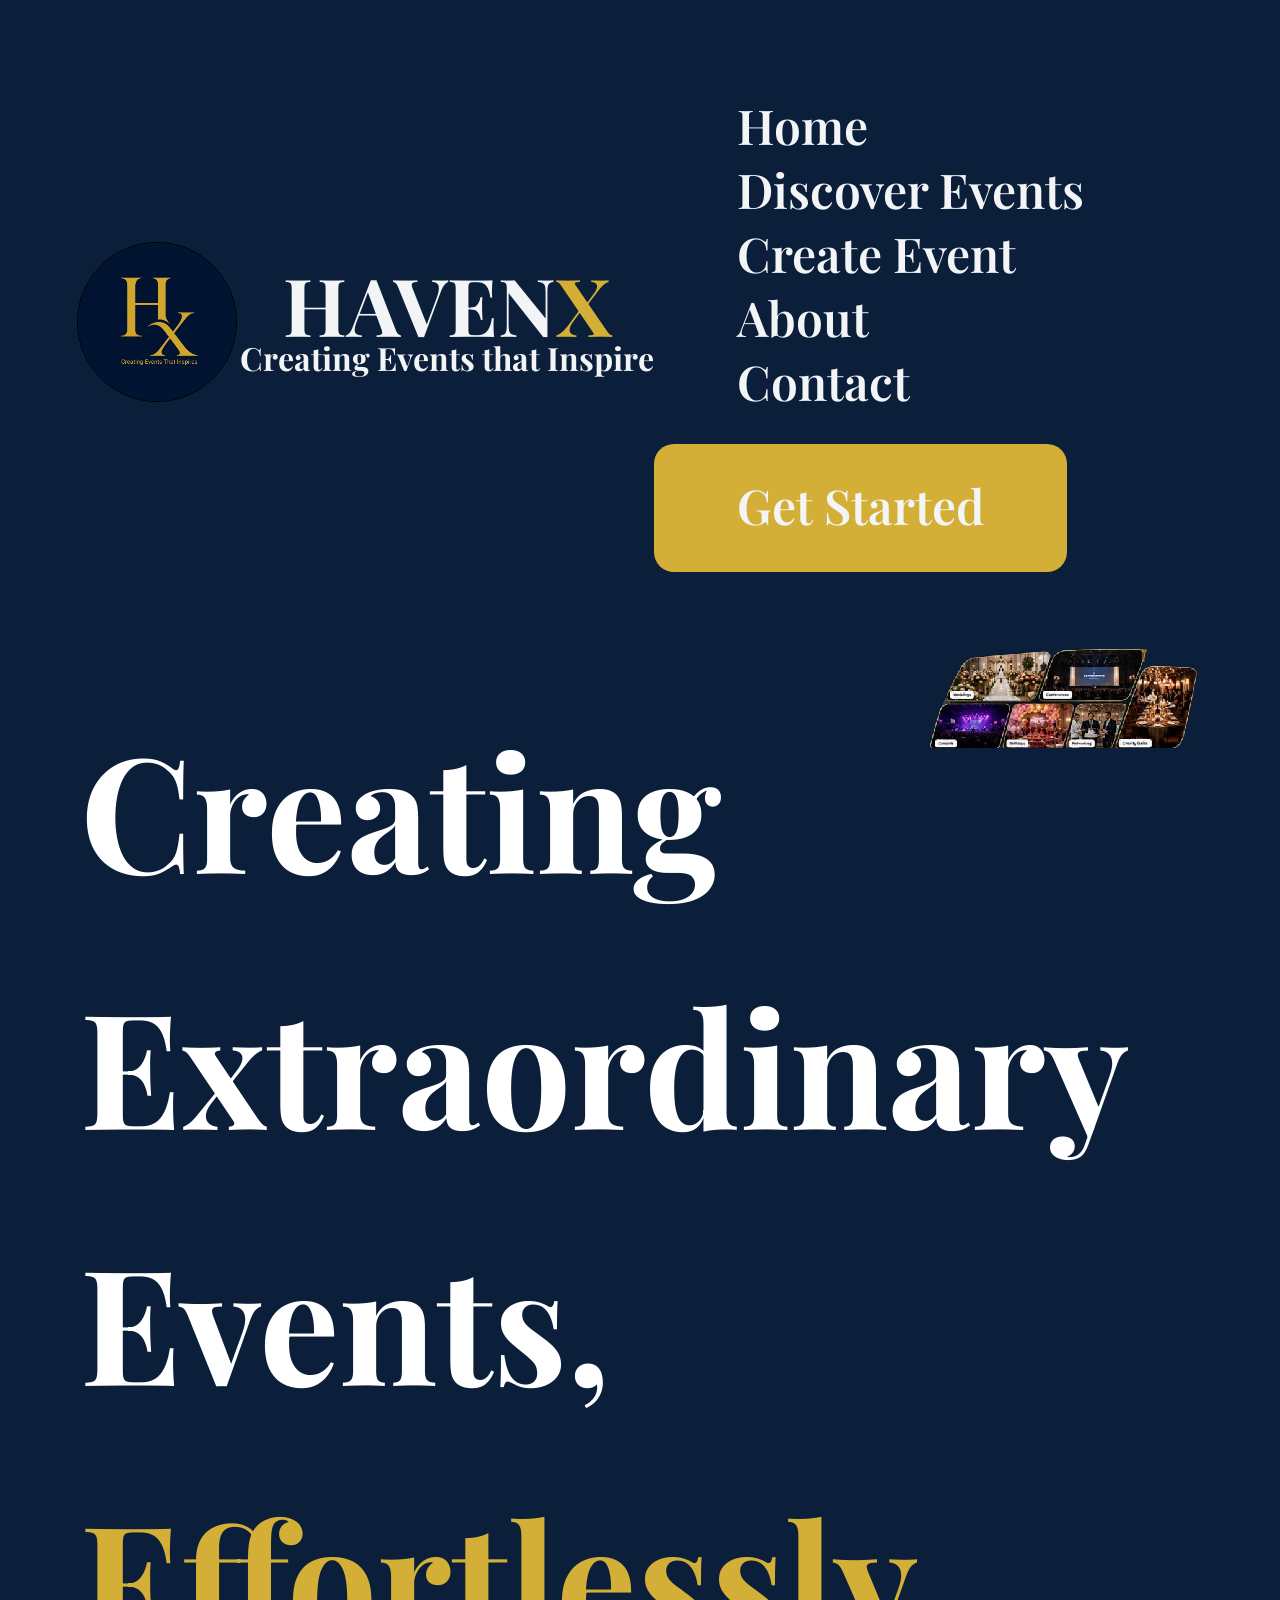
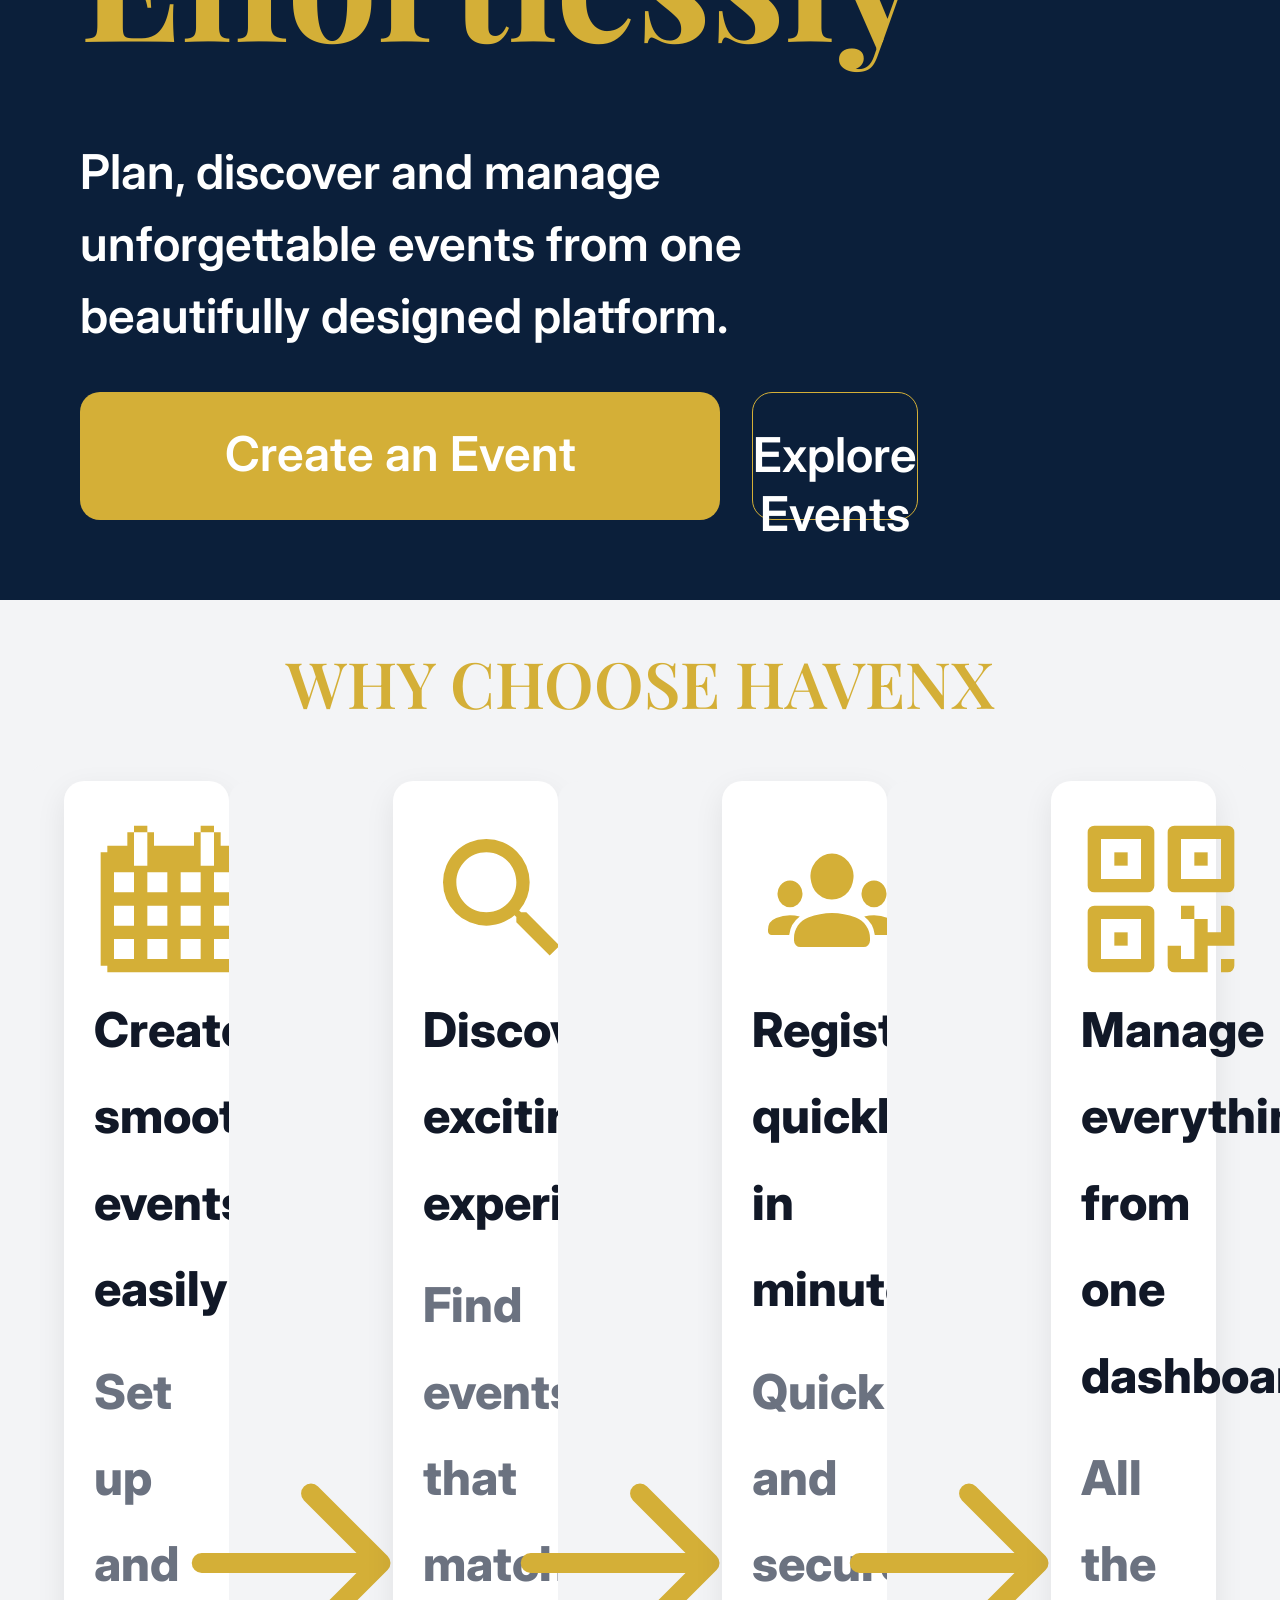
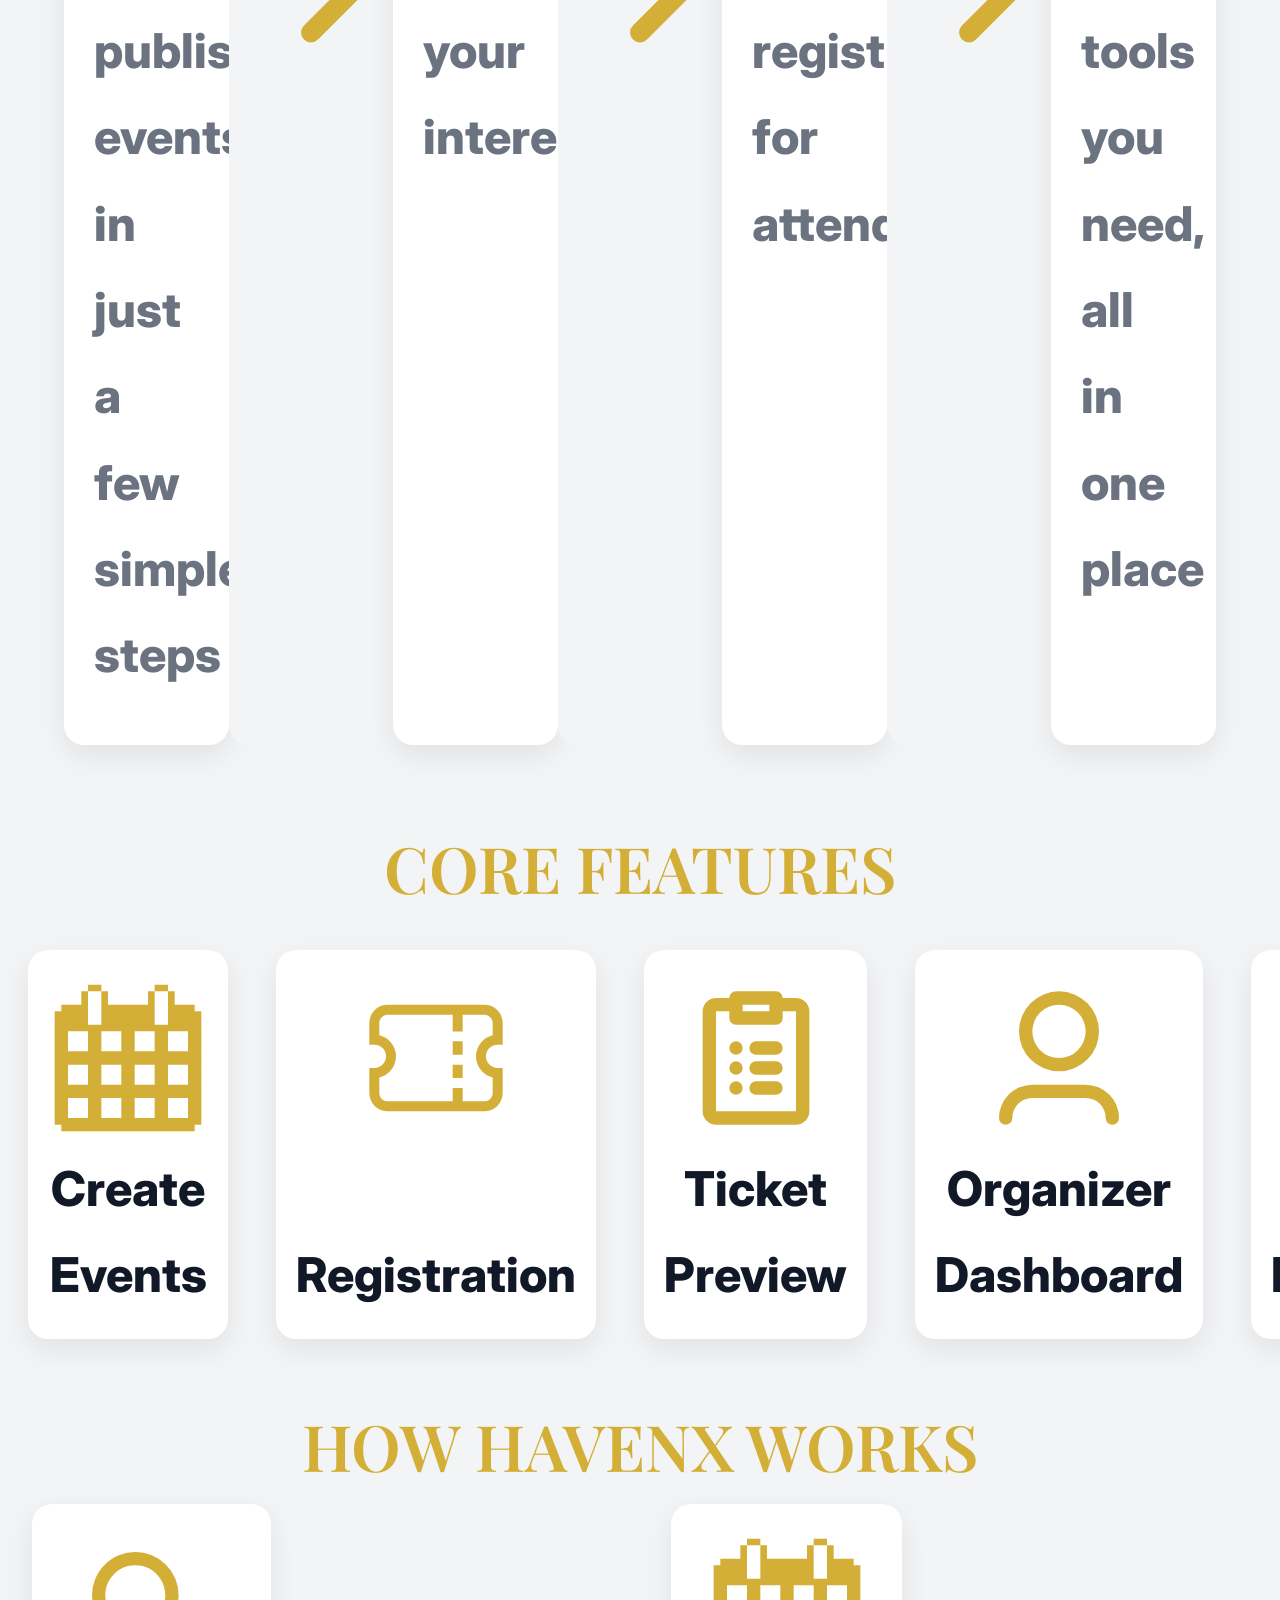
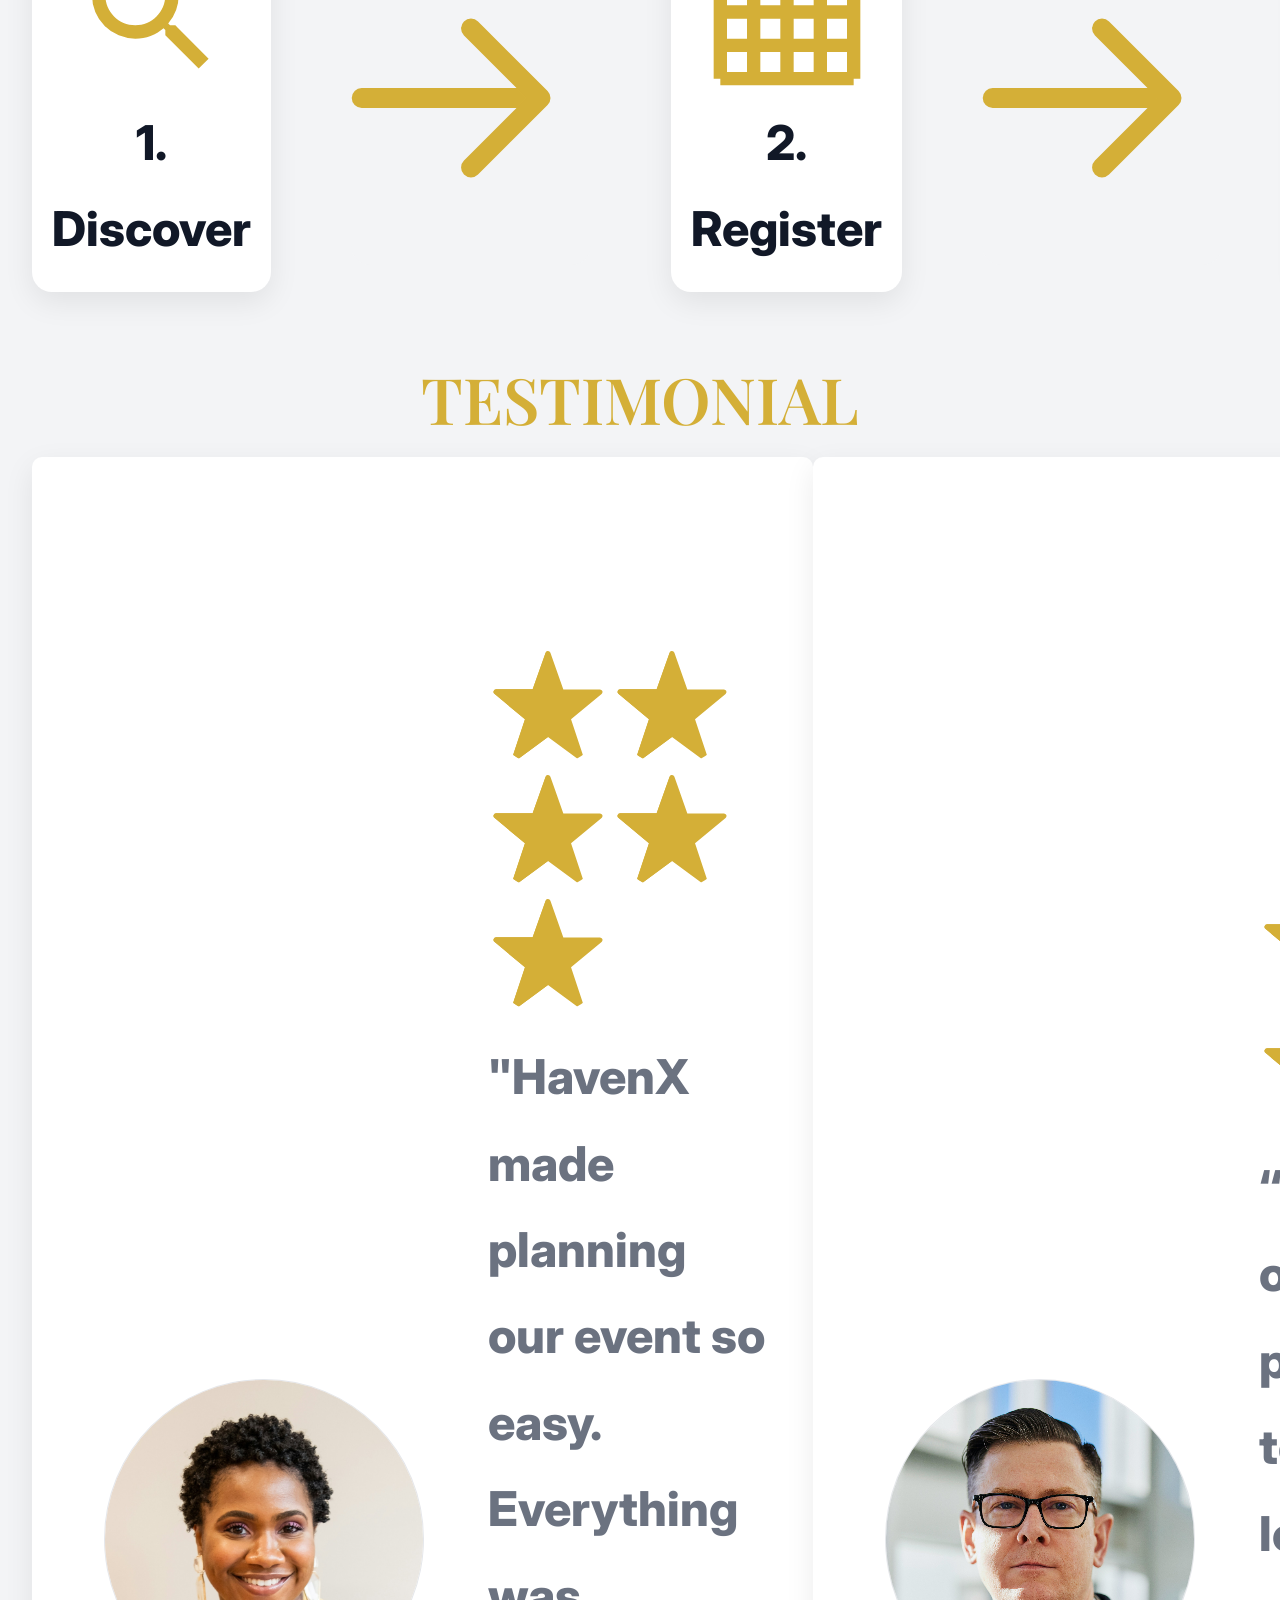
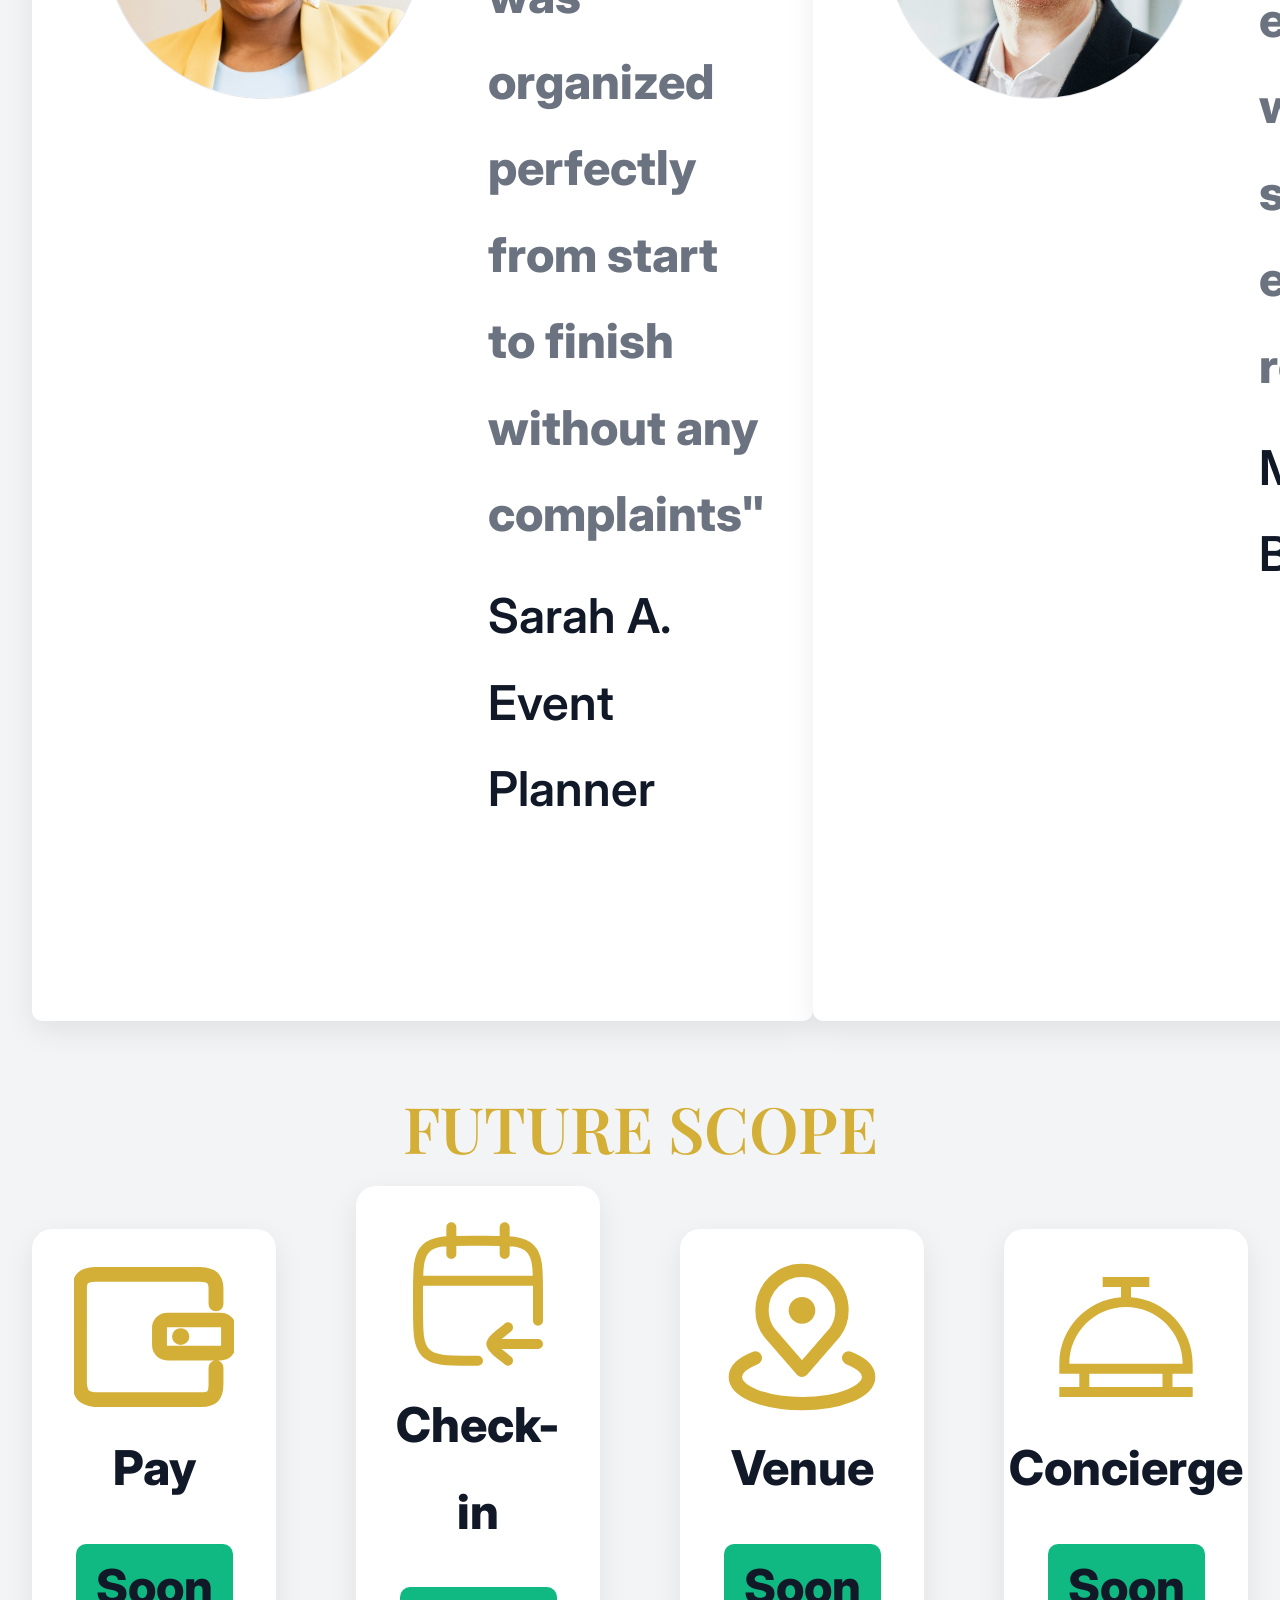
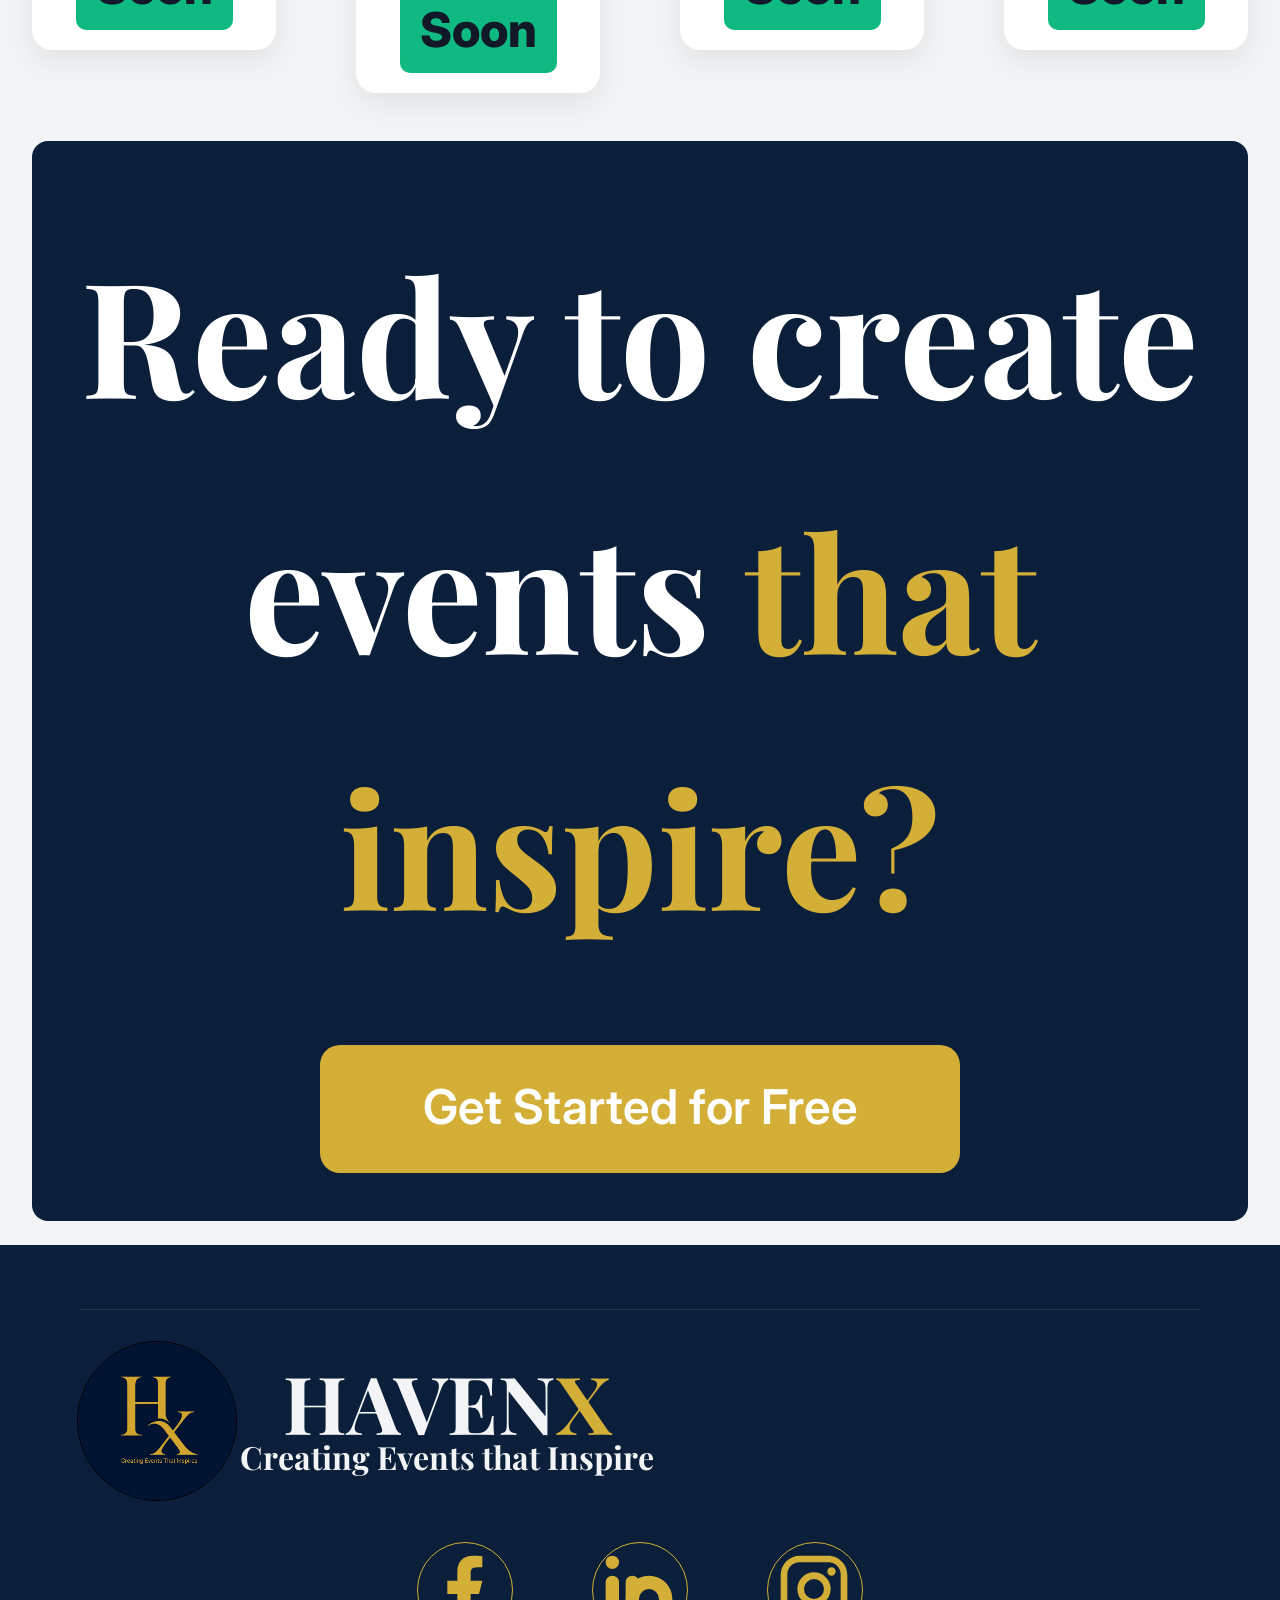
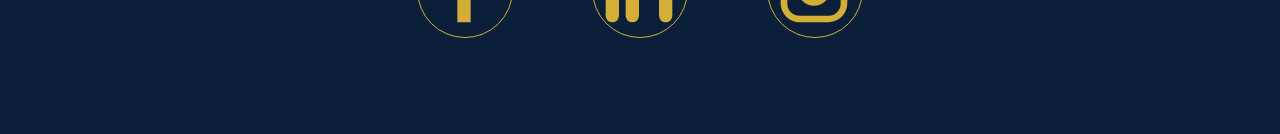
<file: index.html>
<!DOCTYPE html>
<html>

<head>
  <meta charset="UTF-8">
  <meta name="viewport" content="width=device-width, initial-scale=1">
  <title> HavenX homepage</title>
  <link rel="stylesheet" href="./styles.css" type="text/css" />
</head>

<body>
  <div class="hero">
    <nav>
      <div class="head">
        <img src="./assets/logo.png" alt="Logo design" />
        <div class="name">
          <h2>HAVEN<span>X</span></h2>
          <h5>Creating Events that Inspire</h5>
        </div>
      </div>
      
      <div class="nav-links hide4" id="navLinks">
        <h3><a href="index.html" class="create">Home</a></h3>
        <h3><a href="#" class="create">Discover Events</a></h3>
        <h3><a href="event-details.html" class="create">Create Event</a></h3>
        <h3><a href="#" class="create">About</a></h3>
        <h3><a href="#" class="create">Contact</a></h3>
        
        <div class="container1 hide4">
          <h3 class="create">
            <a href="event-details.html" class="container1-link">
              Get Started
            </a>
          </h3>
        </div>
      </div>
      
      <div class="bar" id="menu">
        <img src="./assets/fluent--navigation-24-filled_gold.svg" alt="Nav. bar" width="30px" />
      </div>
    </nav>
    
    <div class="hero-content">
      <div class="hero-text">
        <h1 class="header">Creating Extraordinary Events, <span> Effortlessly</span></h1>
        <h3>Plan, discover and manage unforgettable events from one beautifully designed platform.</h3>
        <div class="create-explore">
          <a href="event-details.html" class="container1-link">
            <div class="container1">
              <h3 class="create">Create an Event</h3>
            </div>
          </a>
          <div class="container2">
            <h3 class="explore">Explore Events</h3>
          </div>
        </div>
      </div>
      
      <div class="hide4">
        <img src="./assets/hero-image.png" alt="" />
      </div>
    </div>
    
    <div class="images hide3">
      <img src="./assets/image1.jpg" alt="Concert image" />
      <img src="./assets/image2.jpg" alt="Reception image" />
      <img src="./assets/image3.jpg" alt="Seminar image" />
      <img src="./assets/image4.jpg" alt="Conference image" />
    </div>
    
  </div>
  
  <section>
    <h3 class="heading">WHY CHOOSE HAVENX</h3>
    <div class="card1">
      <div>
        <img src="./assets/download_gold.svg" alt="">
        <p class="hide2">Create easily</p>
        <div class="hide">
          <p>Create smooth events easily</p>
        </div>
        <div class="write-up hide">
          <p>Set up and publish events in just a few simple steps</p>
        </div>
      </div>
      <div class="hide4 arrows"><img src="./assets/arrow.svg" alt="" /></div>
      <div>
        <img src="./assets/download-1_gold.svg" alt="" />
        <p class="hide2">Discover Events</p>
        <div class="hide">
          <p>Discover exciting experiences </p>
        </div>
        <div class="write-up hide">
          <p>Find events that match your interests</p>
        </div>
      </div>
      <div class="hide4 arrows"><img src="./assets/arrow.svg" alt="" /></div>
      <div>
        <img src="./assets/download-2_gold.svg" alt="" />
        <p class="hide2">Register in minutes</p>
        <div class="hide">
          <p>Register quickly in minutes</p>
        </div>
        <div class="write-up hide">
          <p>Quick and secure registration for attendees</p>
        </div>
      </div>
      <div class="hide4 arrows"><img src="./assets/arrow.svg" alt="" /></div>
      <div>
        <img src="./assets/download-3_gold.svg" alt="" />
        <p class="hide2">All in one platform</p>
        <div class="hide">
          <p>Manage everything from one dashboard </p>
        </div>
        <div class="write-up hide">
          <p>All the tools you need, all in one place</p>
        </div>
      </div>
    </div>
  </section>
  
  <section id="core-features">
    <h3 class="heading">CORE FEATURES</h3>
    <div class="card2">
      <div>
        <img src="./assets/download-1_gold.svg" alt="" />
        <p>Discover Events</p>
      </div>
      <div>
        <img src="./assets/download_gold.svg" alt="">
        <p>Create Events</p>
      </div>
      <div>
        <img src="./assets/download-4_gold.svg" alt="" />
        <p>Registration</p>
      </div>
      <div>
        <img src="./assets/download-5_gold.svg" alt="" />
        <p>Ticket Preview</p>
      </div>
      <div>
        <img src="./assets/download-6_gold.svg" alt="" />
        <p>Organizer Dashboard</p>
      </div>
      <div>
        <img src="./assets/download-7_gold.svg" alt="" />
        <p>Attendee Dashboard</p>
      </div>
    </div>
  </section>
  
  <section id="how-it-works">
    <h3 class="heading">HOW HAVENX WORKS</h3>
    <div class="card3">
      <div>
        <img src="./assets/download-1_gold.svg" alt="" />
        <p>1. Discover</p>
      </div>
      <div class="hide4 arrows"><img src="./assets/arrow.svg" alt="" /></div>
      <div>
        <img src="./assets/download_gold.svg" alt="">
        <p>2. Register</p>
      </div>
      <div class="hide4 arrows"><img src="./assets/arrow.svg" alt="" /></div>
      <div>
        <img src="./assets/download-2_gold.svg" alt="" />
        <p>3. Attend</p>
      </div>
      <div class="hide4 arrows"><img src="./assets/arrow.svg" alt="" /></div>
      <div>
        <img src="./assets/download-9.svg" alt="">
        <p>4. Share</p>
      </div>
    </div>
  </section>
  
  <section>
    <h3 class="heading">TESTIMONIAL</h3>
    <div class="testimonial">
      <div class="card4">
        <img src="./assets/portrait.jpg" alt="">
        <div>
          <div class="stars">
            <img src="./assets/download-10.svg" alt="" />
            <img src="./assets/download-10.svg" alt="" />
            <img src="./assets/download-10.svg" alt="" />
            <img src="./assets/download-10.svg" alt="" />
            <img src="./assets/download-10.svg" alt="" />
          </div>
          <div class="write-up">
            <p>"HavenX made planning our event so easy. Everything was organized perfectly from start to finish without any complaints"</p>
            <div>
              <p class="names">Sarah A.</p>
              <p class="names">Event Planner</p>
            </div>
          </div>
        </div>
      </div>
      
      <div class="card4 hide4">
        <img src="./assets/portrait_3.jpg" alt="">
        <div class="hide4">
          <div class="stars">
            <img src="./assets/download-10.svg" alt="" />
            <img src="./assets/download-10.svg" alt="" />
            <img src="./assets/download-10.svg" alt="" />
            <img src="./assets/download-10.svg" alt="" />
            <img src="./assets/download-10.svg" alt="" />
          </div>
          <div class="write-up">
            <p>“HavenX gave our event the professional touch we were looking for. The entire process was straightforward, efficient, and reliable.”</p>
            <div>
              <p class="names">Michael O.</p>
              <p class="names">Business Owner</p>
            </div>
          </div>
        </div>
      </div>
      <div class="card4 hide4">
        <img src="./assets/portrait_2.jpg" alt="">
        <div class="hide4">
          <div class="stars">
            <img src="./assets/download-10.svg" alt="" />
            <img src="./assets/download-10.svg" alt="" />
            <img src="./assets/download-10.svg" alt="" />
            <img src="./assets/download-10.svg" alt="" />
            <img src="./assets/download-10.svg" alt="" />
          </div>
          <div class="write-up">
            <p>“HavenX helped us keep everything in one place and made the event stress-free. From registration to ticketing, everything felt smooth and well organized.”</p>
            <div>
              <p class="names">Daniel K.</p>
              <p class="names">Conference host</p>
            </div>
          </div>
        </div>
      </div>
    </div>
  </section>
  
  <section>
    <h3 class="heading">FUTURE SCOPE</h3>
    <div class="card3">
      <div>
        <img src="./assets/pay.svg" alt="" />
        <p>Pay</p>
        <div class="soon">
          <p>Soon</p>
        </div>
      </div>
      <div>
        <img src="./assets/check-in.svg" alt="">
        <p>Check-in</p>
        <div class="soon">
          <p>Soon</p>
        </div>
      </div>
      <div>
        <img src="./assets/venue.svg" alt="" />
        <p>Venue</p>
        <div class="soon">
          <p>Soon</p>
        </div>
      </div>
      <div>
        <img src="./assets/concierge.svg" alt="">
        <p>Concierge</p>
        <div class="soon">
          <p>Soon</p>
        </div>
      </div>
    </div>
  </section>
  
  <section>
    <div class="start">
      <h1 class="header">
        Ready to create events <span>that inspire?</span>
      </h1>
      <a href="event-details.html" class="container1-link">
        <div class="container1">
          <h3 class="create">
            Get Started for Free
          </h3>
        </div>
      </a>
    </div>
  </section>
  
  <footer>
    <div class="hero">
      <div class="bottom">
        <div class="head">
          <img src="./assets/logo.png" alt="Logo design" />
          <div class="name">
            <h2>HAVEN<span>X</span></h2>
            <h5>Creating Events that Inspire</h5>
          </div>
        </div>
      </div>
      <div class="social">
        <div>
          <img src="./assets/facebook.svg" alt="Facebook">
        </div>
        <div>
          <img src="./assets/linkedin.svg" alt="Linkedin" />
        </div>
        <div>
          <img src="./assets/instagram.svg" alt="Instagram" />
        </div>
      </div>
    </div>
  </footer>

  <script src="./nav.js"></script>
</body>

</html>
</file>
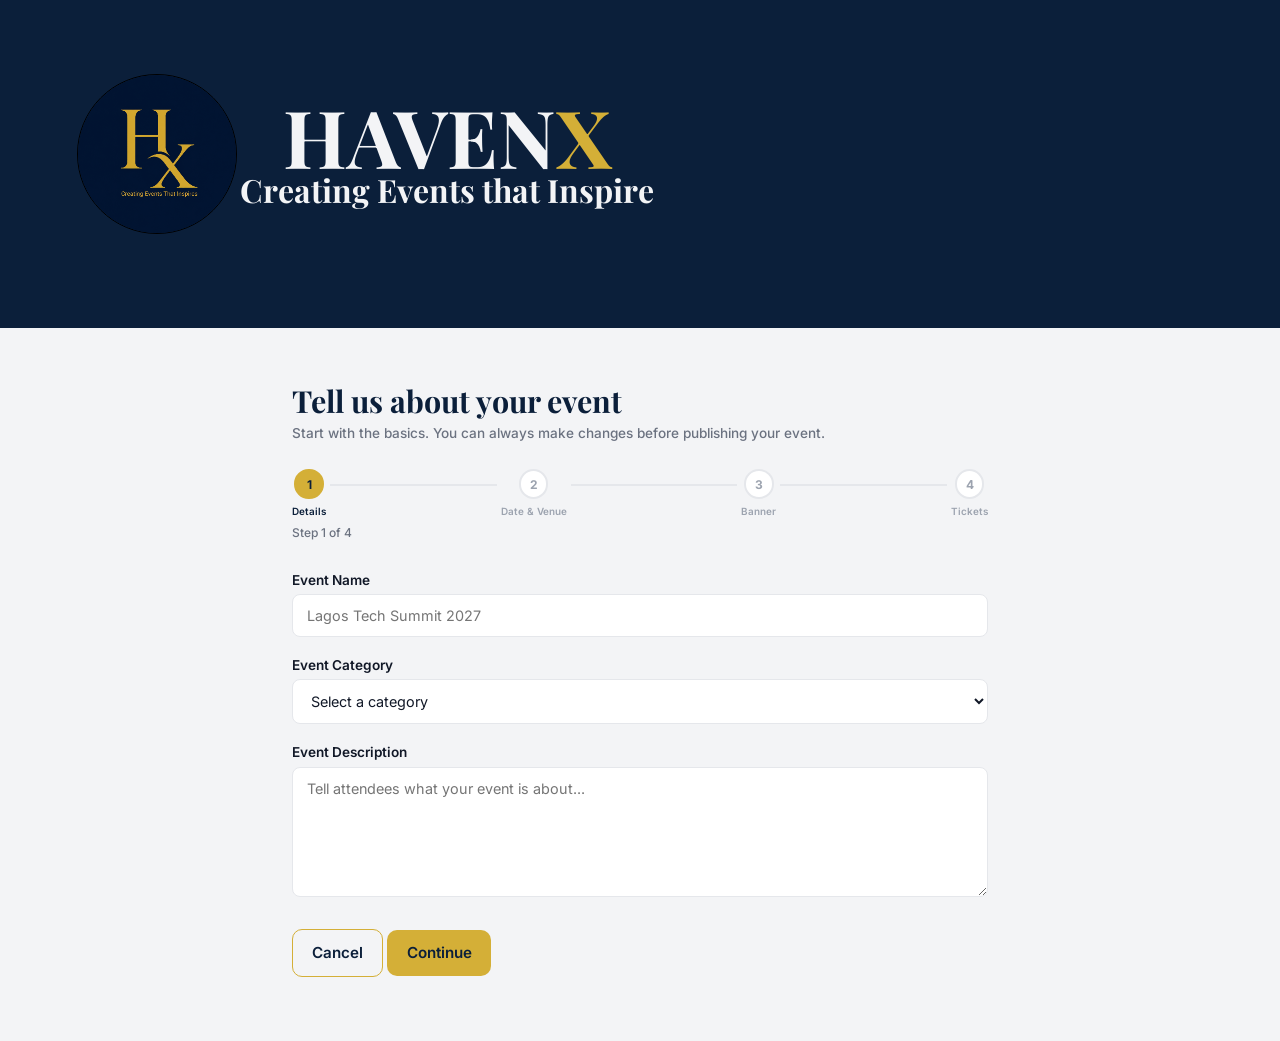
<file: event-details.html>
<!DOCTYPE html>
<html>

<head>
  <meta charset="UTF-8">
  <meta name="viewport" content="width=device-width, initial-scale=1">
  <title>HavenX — Event Details</title>
  <link rel="stylesheet" href="./styles.css" type="text/css" />
</head>

<body>
  <div class="hero flow-hero">
    <nav>
      <div class="head">
        <img src="./assets/logo.png" alt="Logo design" />
        <div class="name">
          <h2>HAVEN<span>X</span></h2>
          <h5>Creating Events that Inspire</h5>
        </div>
      </div>
      <div class="bar">
        <img src="./assets/fluent--navigation-24-filled_gold.svg" alt="Nav. bar" width="30px" />
      </div>
    </nav>
  </div>

  <main class="flow-main">
    <h1 class="flow-title">Tell us about your event</h1>
    <p class="flow-subtitle">Start with the basics. You can always make changes before publishing your event.</p>

    <div class="progress-steps" aria-hidden="true">
      <div class="step active">
        <span class="step-circle">1</span>
        <span class="step-label">Details</span>
      </div>
      <div class="step-line"></div>
      <div class="step">
        <span class="step-circle">2</span>
        <span class="step-label">Date &amp; Venue</span>
      </div>
      <div class="step-line"></div>
      <div class="step">
        <span class="step-circle">3</span>
        <span class="step-label">Banner</span>
      </div>
      <div class="step-line"></div>
      <div class="step">
        <span class="step-circle">4</span>
        <span class="step-label">Tickets</span>
      </div>
    </div>
    <p class="step-caption">Step 1 of 4</p>

    <form id="detailsForm" novalidate>
      <div class="field">
        <label for="eventName">Event Name</label>
        <input type="text" id="eventName" name="eventName" placeholder="Lagos Tech Summit 2027" />
        <span class="field-error"></span>
      </div>

      <div class="field">
        <label for="eventCategory">Event Category</label>
        <select id="eventCategory" name="eventCategory">
          <option value="">Select a category</option>
          <option value="Technology">Technology</option>
          <option value="Business">Business</option>
          <option value="Education">Education</option>
          <option value="Entertainment">Entertainment</option>
          <option value="Conference">Conference</option>
          <option value="Workshop">Workshop</option>
          <option value="Other">Other</option>
        </select>
        <span class="field-error"></span>
      </div>

      <div class="field">
        <label for="eventDescription">Event Description</label>
        <textarea id="eventDescription" name="eventDescription" placeholder="Tell attendees what your event is about..."></textarea>
        <span class="field-error"></span>
      </div>

      <div class="btn-row">
        <a href="index.html" class="btn btn-outline">Cancel</a>
        <button type="submit" class="btn btn-primary">Continue</button>
      </div>
    </form>
  </main>

  <script src="./create-event.js"></script>
</body>

</html>
</file>
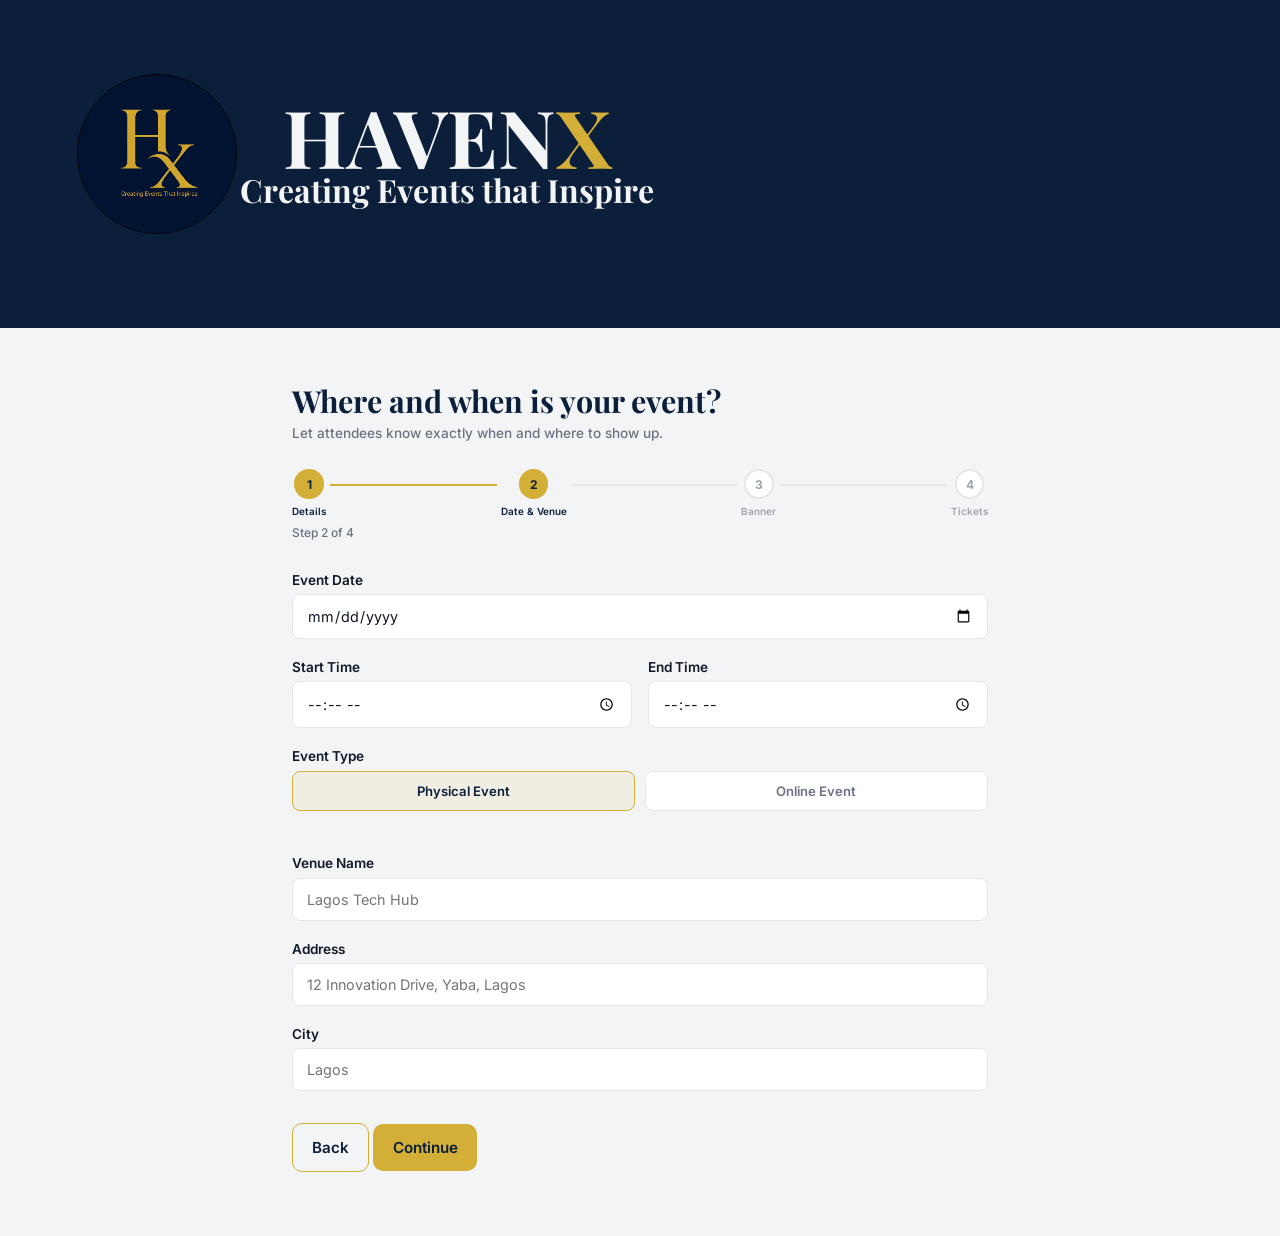
<file: event-location.html>
<!DOCTYPE html>
<html>

<head>
  <meta charset="UTF-8">
  <meta name="viewport" content="width=device-width, initial-scale=1">
  <title>HavenX — Date &amp; Venue</title>
  <link rel="stylesheet" href="./styles.css" type="text/css" />
</head>

<body>
  <div class="hero flow-hero">
    <nav>
      <div class="head">
        <img src="./assets/logo.png" alt="Logo design" />
        <div class="name">
          <h2>HAVEN<span>X</span></h2>
          <h5>Creating Events that Inspire</h5>
        </div>
      </div>
      <div class="bar">
        <img src="./assets/fluent--navigation-24-filled_gold.svg" alt="Nav. bar" width="30px" />
      </div>
    </nav>
  </div>

  <main class="flow-main">
    <h1 class="flow-title">Where and when is your event?</h1>
    <p class="flow-subtitle">Let attendees know exactly when and where to show up.</p>

    <div class="progress-steps" aria-hidden="true">
      <div class="step completed">
        <span class="step-circle">1</span>
        <span class="step-label">Details</span>
      </div>
      <div class="step-line completed"></div>
      <div class="step active">
        <span class="step-circle">2</span>
        <span class="step-label">Date &amp; Venue</span>
      </div>
      <div class="step-line"></div>
      <div class="step">
        <span class="step-circle">3</span>
        <span class="step-label">Banner</span>
      </div>
      <div class="step-line"></div>
      <div class="step">
        <span class="step-circle">4</span>
        <span class="step-label">Tickets</span>
      </div>
    </div>
    <p class="step-caption">Step 2 of 4</p>

    <form id="locationForm" novalidate>
      <div class="field-row">
        <div class="field">
          <label for="eventDate">Event Date</label>
          <input type="date" id="eventDate" name="eventDate" />
          <span class="field-error"></span>
        </div>
      </div>

      <div class="field-row">
        <div class="field">
          <label for="startTime">Start Time</label>
          <input type="time" id="startTime" name="startTime" />
          <span class="field-error"></span>
        </div>
        <div class="field">
          <label for="endTime">End Time</label>
          <input type="time" id="endTime" name="endTime" />
          <span class="field-error"></span>
        </div>
      </div>

      <div class="field">
        <label>Event Type</label>
        <div class="toggle-group">
          <div class="toggle-option" data-type="physical">Physical Event</div>
          <div class="toggle-option" data-type="online">Online Event</div>
        </div>
      </div>

      <div id="physicalFields">
        <div class="field">
          <label for="venueName">Venue Name</label>
          <input type="text" id="venueName" name="venueName" placeholder="Lagos Tech Hub" />
          <span class="field-error"></span>
        </div>

        <div class="field">
          <label for="venueAddress">Address</label>
          <input type="text" id="venueAddress" name="venueAddress" placeholder="12 Innovation Drive, Yaba, Lagos" />
          <span class="field-error"></span>
        </div>

        <div class="field">
          <label for="venueCity">City</label>
          <input type="text" id="venueCity" name="venueCity" placeholder="Lagos" />
          <span class="field-error"></span>
        </div>
      </div>

      <div class="field hidden-field">
        <label for="eventLink">Meeting/Event Link</label>
        <input type="text" id="eventLink" name="eventLink" placeholder="https://meet.example.com/your-event" />
        <span class="field-error"></span>
      </div>

      <div class="btn-row">
        <a href="event-details.html" class="btn btn-outline">Back</a>
        <button type="submit" class="btn btn-primary">Continue</button>
      </div>
    </form>
  </main>

  <script src="./create-event.js"></script>
</body>

</html>
</file>
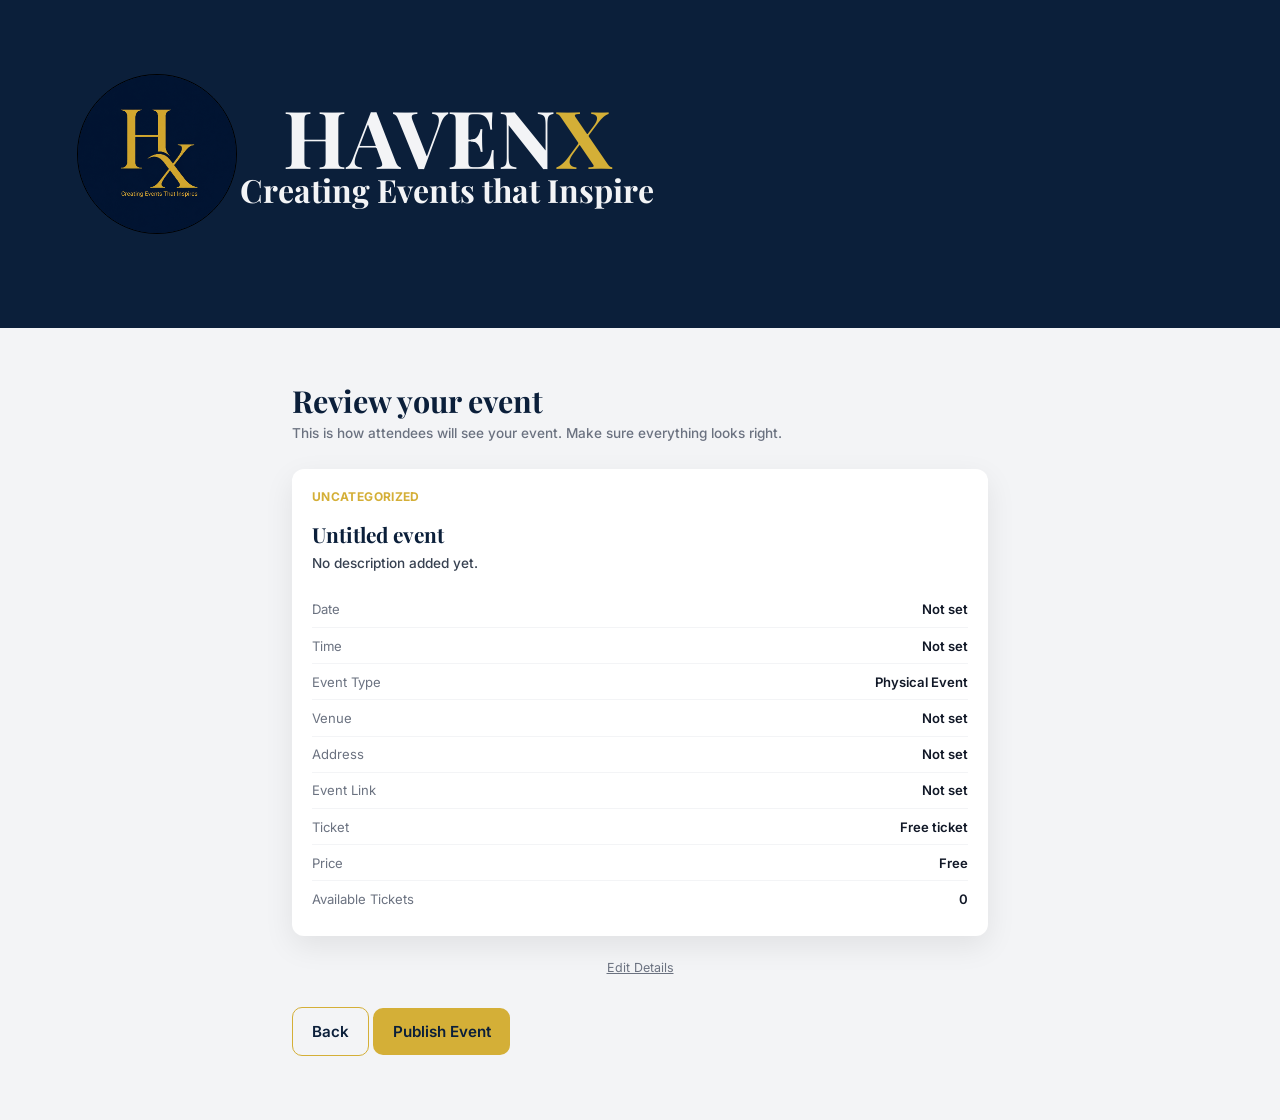
<file: event-review.html>
<!DOCTYPE html>
<html>

<head>
  <meta charset="UTF-8">
  <meta name="viewport" content="width=device-width, initial-scale=1">
  <title>HavenX — Review Your Event</title>
  <link rel="stylesheet" href="./styles.css" type="text/css" />
</head>

<body>
  <div class="hero flow-hero">
    <nav>
      <div class="head">
        <img src="./assets/logo.png" alt="Logo design" />
        <div class="name">
          <h2>HAVEN<span>X</span></h2>
          <h5>Creating Events that Inspire</h5>
        </div>
      </div>
      <div class="bar">
        <img src="./assets/fluent--navigation-24-filled_gold.svg" alt="Nav. bar" width="30px" />
      </div>
    </nav>
  </div>

  <main class="flow-main" id="reviewPage">
    <h1 class="flow-title">Review your event</h1>
    <p class="flow-subtitle">This is how attendees will see your event. Make sure everything looks right.</p>

    <div class="review-card" id="reviewCard">
      <img id="reviewBanner" class="review-banner" src="" alt="Event banner preview" />

      <p class="review-meta" id="reviewCategory">Category</p>
      <h2 id="reviewName">Event name</h2>
      <p class="review-description" id="reviewDescription">Description</p>

      <div class="review-row">
        <span class="label">Date</span>
        <span class="value" id="reviewDate">Not set</span>
      </div>
      <div class="review-row">
        <span class="label">Time</span>
        <span class="value" id="reviewTimeRange">Not set</span>
      </div>
      <div class="review-row">
        <span class="label">Event Type</span>
        <span class="value" id="reviewType">Physical Event</span>
      </div>
      <div class="review-row" id="venueRow">
        <span class="label">Venue</span>
        <span class="value" id="reviewVenue">Not set</span>
      </div>
      <div class="review-row" id="addressRow">
        <span class="label">Address</span>
        <span class="value" id="reviewAddress">Not set</span>
      </div>
      <div class="review-row hidden-field" id="linkRow">
        <span class="label">Event Link</span>
        <span class="value" id="reviewLink">Not set</span>
      </div>
      <div class="review-row">
        <span class="label">Ticket</span>
        <span class="value" id="reviewTicketType">Free ticket</span>
      </div>
      <div class="review-row">
        <span class="label">Price</span>
        <span class="value" id="reviewTicketPrice">Free</span>
      </div>
      <div class="review-row">
        <span class="label">Available Tickets</span>
        <span class="value" id="reviewTicketQuantity">0</span>
      </div>
    </div>

    <a href="event-details.html" class="review-edit-link">Edit Details</a>

    <div class="btn-row">
      <a href="event-tickets.html" class="btn btn-outline">Back</a>
      <button type="button" class="btn btn-primary" id="publishBtn">Publish Event</button>
    </div>
  </main>

  <div class="success-page hidden-field" id="successPage">
    <div class="success-icon" aria-hidden="true">✓</div>
    <h1>Your event has been published!</h1>
    <p id="successSubtitle">Your event is now live.</p>
    <button type="button" class="btn btn-primary" id="viewEventBtn">View Event</button>
    <button type="button" class="btn btn-outline" id="copyLinkBtn">Copy Share Link</button>
    <p class="field-hint" id="copyLinkFeedback"></p>
  </div>

  <script src="./create-event.js"></script>
</body>

</html>
</file>
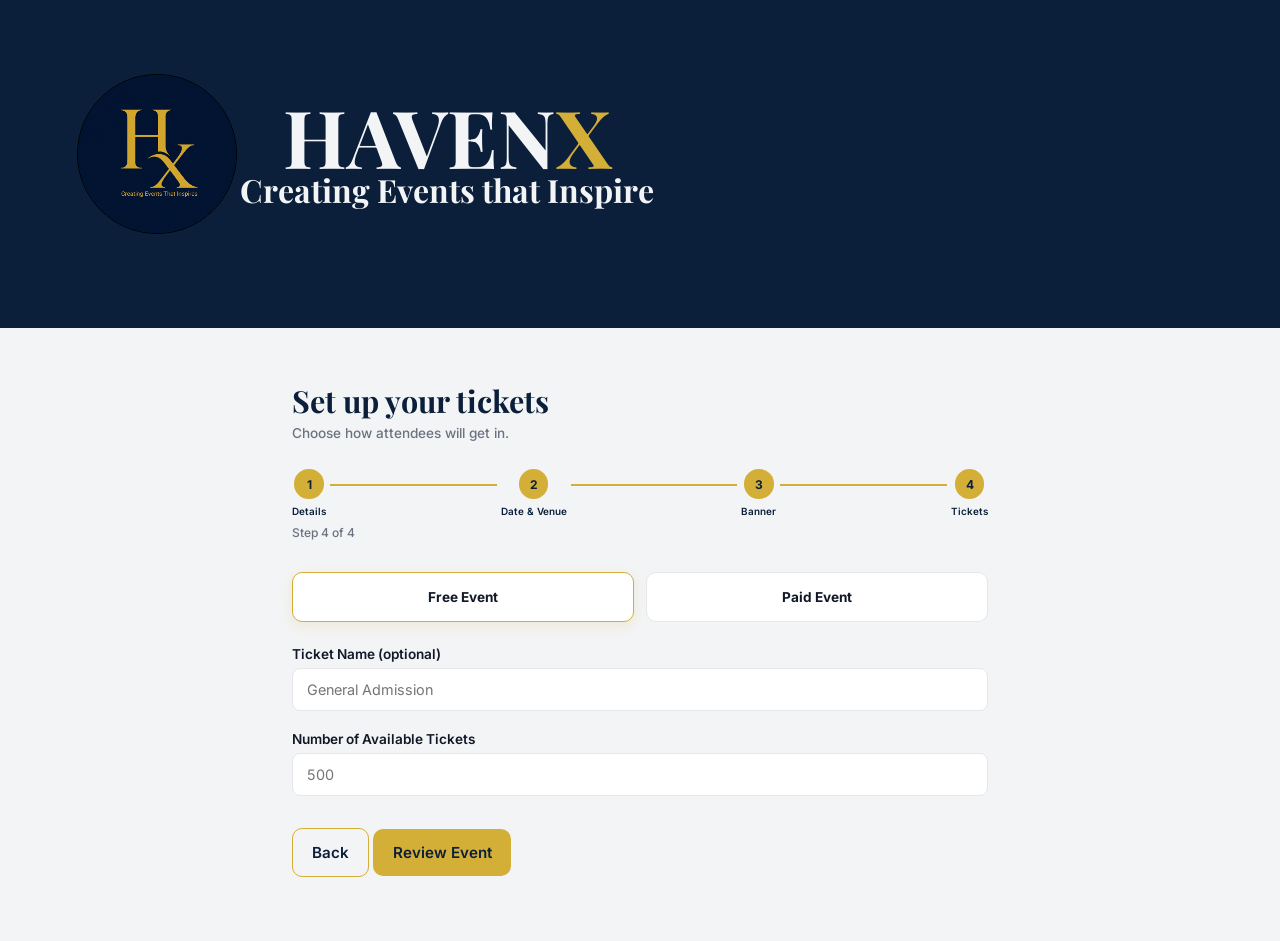
<file: event-tickets.html>
<!DOCTYPE html>
<html>

<head>
  <meta charset="UTF-8">
  <meta name="viewport" content="width=device-width, initial-scale=1">
  <title>HavenX — Ticket Setup</title>
  <link rel="stylesheet" href="./styles.css" type="text/css" />
</head>

<body>
  <div class="hero flow-hero">
    <nav>
      <div class="head">
        <img src="./assets/logo.png" alt="Logo design" />
        <div class="name">
          <h2>HAVEN<span>X</span></h2>
          <h5>Creating Events that Inspire</h5>
        </div>
      </div>
      <div class="bar">
        <img src="./assets/fluent--navigation-24-filled_gold.svg" alt="Nav. bar" width="30px" />
      </div>
    </nav>
  </div>

  <main class="flow-main">
    <h1 class="flow-title">Set up your tickets</h1>
    <p class="flow-subtitle">Choose how attendees will get in.</p>

    <div class="progress-steps" aria-hidden="true">
      <div class="step completed">
        <span class="step-circle">1</span>
        <span class="step-label">Details</span>
      </div>
      <div class="step-line completed"></div>
      <div class="step completed">
        <span class="step-circle">2</span>
        <span class="step-label">Date &amp; Venue</span>
      </div>
      <div class="step-line completed"></div>
      <div class="step completed">
        <span class="step-circle">3</span>
        <span class="step-label">Banner</span>
      </div>
      <div class="step-line completed"></div>
      <div class="step active">
        <span class="step-circle">4</span>
        <span class="step-label">Tickets</span>
      </div>
    </div>
    <p class="step-caption">Step 4 of 4</p>

    <form id="ticketsForm" novalidate>
      <div class="ticket-type-options">
        <div class="ticket-type-card" data-type="free">
          <p>Free Event</p>
        </div>
        <div class="ticket-type-card" data-type="paid">
          <p>Paid Event</p>
        </div>
      </div>

      <div class="field">
        <label for="ticketName">Ticket Name (optional)</label>
        <input type="text" id="ticketName" name="ticketName" placeholder="General Admission" />
      </div>

      <div id="paidFields" class="paid-fields">
        <div class="field">
          <label for="ticketPrice">Ticket Price (₦)</label>
          <input type="number" id="ticketPrice" name="ticketPrice" min="0" step="1" placeholder="5000" />
          <span class="field-error"></span>
        </div>
      </div>

      <div class="field">
        <label for="ticketQuantity">Number of Available Tickets</label>
        <input type="number" id="ticketQuantity" name="ticketQuantity" min="0" step="1" placeholder="500" />
        <span class="field-error"></span>
      </div>

      <div class="btn-row">
        <a href="event-banner.html" class="btn btn-outline">Back</a>
        <button type="submit" class="btn btn-primary">Review Event</button>
      </div>
    </form>
  </main>

  <script src="./create-event.js"></script>
</body>

</html>
</file>
<file: styles.css>
@import url('https://fonts.googleapis.com/css2?family=Inter:ital,opsz,wght@0,14..32,100..900;1,14..32,100..900&family=Playfair+Display:ital,wght@0,400..900;1,400..900&display=swap');

* {
  margin: 0;
  padding: 0;
  box-sizing: border-box;
}

body {
  background: #F3F4F6;
  width: 100vw;
}

.hero {
  background: #0B1F3A;
  width: 100vw;
  position: relative;
  padding: 20px 20px 5px 20px;
}

nav,
.bottom {
  display: flex;
  flex-direction: row;
  justify-content: space-between;
}

nav>.head,
.bottom>.head {
  display: inline-block;
  display: flex;
  flex-direction: row;
}

.head>img {
  display: inline-block;
  height: 3rem;
  width: auto;
  border: solid 1px;
  border-radius: 50%;
  position: relative;
  left: -0.2rem;
  top: -0.6rem;
}

.bar {
  position: relative;
  top: -0.3rem;
}

h2 {
  color: #F3F4F6;
  font-family: "Playfair Display", serif;
  font-size: 1.4rem;
}

h5 {
  font-family: "Playfair Display", serif;
  font-size: 0.3rem;
  color: #F3F4F6;
  
}

.name {
  display: inline-block;
  display: flex;
  flex-direction: column;
  gap: 0.4rem;
  line-height: 0.5rem;
  text-align: center;
  position: relative;
  top: 0.3rem;
}

span {
  color: #D4AF37;
}

h1 {
  color: #FFFFFF;
  font-family: "Playfair Display", serif;
  margin: 1rem 0 0.5rem 0;
  font-weight: 700;
  font-size: 1.7rem;
}

h1>span {
  color: #D4AF37;
}

h3 {
  font-family: "Inter", serif;
  font-size: 1rem;
  color: #FFFFFF;
  font-weight: 600;
}

.container1 {
  margin: 1rem 0 0.5rem 0;
  border-radius: 10px;
  width: 100%;
  height: 2.5rem;
  background: #D4AF37;
  text-align: center;
}

a {
  text-decoration: none;
}

.create {
  position: relative;
  top: 0.6rem;
}

.container2 {
  border-radius: 10px;
  border: solid #D4AF37 0.1rem;
  width: 100%;
  height: 2.5rem;
  position: relative;
  margin-bottom: 1rem;
  text-align: center;
}

.explore {
  position: relative;
  top: 0.6rem;
}

.images {
  display: flex;
  flex-direction: row;
  justify-content: space-between;
}

.images>img,
.card4>img {
  display: inline-block;
  width: 6rem;
  height: 4.5rem;
  border: solid #E5E7EB 1px;
  border-radius: 7px;
  object-fit: cover;
}

section {
  padding: 1rem;
}

.heading {
  text-align: center;
  color: #D4AF37;
  margin: 1rem;
  font-family: "Playfair display", serif;
  font-weight: 600;
}

.card1,
.card4 {
  background: #FFFFFF;
  padding: 10px;
  display: flex;
  flex-direction: row;
  justify-content: space-between;
  border-radius: 10px;
  text-align: center;
  box-shadow: 0 10px 30px rgba(0, 0, 0, 0.08);
}

.hide {
  display: none;
}

.hide2 {
  display: inline-block;
}

.hide4 {
  display: none;
}

.hide4 img {
  display: none;
}

.card3 .hide4 {
  display: none;
}

.card1 img,
.card2 img,
.card3 img {
  display: inline-block;
  width: 2rem;
  height: auto;
  margin: 0.5rem 0;
}

p {
  font-family: "Inter", serif;
  font-size: 14px;
  font-weight: 500;
  color: #111827;
}

.card2>div,
.card3>div {
  background: #FFFFFF;
  border-radius: 10px;
  padding: 10px 7px;
  display: flex;
  flex-direction: column;
  justify-content: space-between;
  align-items: center;
  box-shadow: 0 10px 30px rgba(0, 0, 0, 0.08);
}

.card2 {
  display: grid;
  grid-template-columns: repeat(3, 1fr);
  grid-template-rows: repeat(2, 1fr);
  gap: 0.5rem;
  text-align: center;
}

.card3,
.card4 {
  display: flex;
  flex-direction: row;
  justify-content: space-between;
  text-align: center;
}

.card3>div {
  width: 5.5rem;
}

.card4 {
  text-align: left;
}

.card4>img {
  border-radius: 100%;
  width: 3.5rem;
  height: 3.5rem;
  margin: 1rem;
  position: relative;
  top: 1.2rem;
}

.write-up>p {
  margin: 1rem 0;
}

.write-up p {
  color: #6B7280;
  font-size: 15px;
}

.write-up .names {
  color: #111827;
  font-weight: 600;
}

.soon {
  background: #10B981;
  padding: 2px 7px;
  border-radius: 10px;
  margin-top: 0.5rem;
}

.start {
  background: #0B1F3A;
  padding: 10px 70px 25px 70px;
  border-radius: 1rem;
  text-align: center;
  font-size: 1rem;
}

.social {
  display: flex;
  flex-direction: row;
  justify-content: center;
}

.social>div {
  border: 0.1rem solid #D4AF37;
  border-radius: 50%;
  width: 2.5rem;
  height: 2.5rem;
  padding: 4px;
  margin: 1rem;
}

.social img {
  width: 1.5rem;
  position: relative;
  top: 0.1rem;
  left: 0.1rem;
}

/* =========================================================
   EVENT CREATION FLOW — ADDED STYLES
   Reuses existing colors, fonts, radius (10px) and shadow
   from the design system above. New component classes are
   used instead of .container1/.container2/.explore because
   those rely on fixed widths/absolute offsets tied to the
   homepage's specific button text and are not reusable
   across the multi-step flow.
   ========================================================= */

.flow-hero {
  padding: 16px 20px;
}

/* Wraps the existing .container1 CTA buttons on index.html in a real <a>
   so "Create an Event" / "Get Started for Free" navigate to the flow. */
.container1-link {
  display: block;
  text-decoration: none;
}

.flow-main {
  max-width: 480px;
  margin: 0 auto;
  padding: 1.75rem 1.25rem 3rem;
}

.flow-title {
  font-family: "Playfair Display", serif;
  font-size: 1.5rem;
  font-weight: 700;
  color: #0B1F3A;
  margin-bottom: 0.4rem;
}

.flow-subtitle {
  font-family: "Inter", serif;
  font-size: 0.85rem;
  font-weight: 500;
  color: #6B7280;
  margin-bottom: 1.75rem;
}

/* Progress indicator */
.progress-steps {
  display: flex;
  align-items: flex-start;
  margin-bottom: 0.5rem;
}

.step {
  display: flex;
  flex-direction: column;
  align-items: center;
  gap: 0.35rem;
  flex: 0 0 auto;
}

.step-circle {
  width: 1.85rem;
  height: 1.85rem;
  border-radius: 50%;
  border: 2px solid #E5E7EB;
  background: #FFFFFF;
  display: flex;
  align-items: center;
  justify-content: center;
  font-family: "Inter", serif;
  font-size: 0.75rem;
  font-weight: 700;
  color: #9CA3AF;
}

.step.active .step-circle,
.step.completed .step-circle {
  border-color: #D4AF37;
  background: #D4AF37;
  color: #0B1F3A;
}

.step-label {
  font-family: "Inter", serif;
  font-size: 0.62rem;
  font-weight: 600;
  color: #9CA3AF;
  white-space: nowrap;
}

.step.active .step-label,
.step.completed .step-label {
  color: #0B1F3A;
}

.step-line {
  flex: 1 1 auto;
  height: 2px;
  background: #E5E7EB;
  margin: 0.9rem 0.25rem 0;
}

.step-line.completed {
  background: #D4AF37;
}

.step-caption {
  font-family: "Inter", serif;
  font-size: 0.75rem;
  color: #6B7280;
  margin-bottom: 2rem;
}

@media (max-width: 420px) {
  .step-label {
    display: none;
  }
}

/* Form fields */
.field {
  margin-bottom: 1.25rem;
  display: flex;
  flex-direction: column;
  gap: 0.4rem;
}

.field label {
  font-family: "Inter", serif;
  font-size: 0.85rem;
  font-weight: 600;
  color: #111827;
}

.field input,
.field select,
.field textarea {
  width: 100%;
  padding: 0.75rem 0.9rem;
  border: 1px solid #E5E7EB;
  border-radius: 8px;
  font-family: "Inter", serif;
  font-size: 0.9rem;
  color: #111827;
  background: #FFFFFF;
}

.field textarea {
  min-height: 130px;
  resize: vertical;
}

.field input:focus,
.field select:focus,
.field textarea:focus {
  outline: none;
  border-color: #D4AF37;
  box-shadow: 0 0 0 3px rgba(212, 175, 55, 0.15);
}

.field-hint {
  font-family: "Inter", serif;
  font-size: 0.72rem;
  color: #9CA3AF;
}

.field-error {
  display: none;
  font-family: "Inter", serif;
  font-size: 0.78rem;
  color: #DC2626;
}

.field.has-error input,
.field.has-error select,
.field.has-error textarea {
  border-color: #DC2626;
}

.field.has-error .field-error {
  display: block;
}

.field-row {
  display: flex;
  flex-direction: column;
}

.field-row .field {
  flex: 1;
}

/* Buttons */
.btn {
  display: inline-flex;
  align-items: center;
  justify-content: center;
  width: 100%;
  padding: 0.85rem 1.2rem;
  border-radius: 10px;
  border: none;
  font-family: "Inter", serif;
  font-size: 0.95rem;
  font-weight: 600;
  cursor: pointer;
  text-decoration: none;
  box-sizing: border-box;
}

.btn-primary {
  background: #D4AF37;
  color: #0B1F3A;
}

.btn-primary:hover {
  background: #c39d2e;
}

.btn-outline {
  background: transparent;
  border: 1px solid #D4AF37;
  color: #0B1F3A;
}

.btn-outline:hover {
  background: rgba(212, 175, 55, 0.08);
}

.btn:disabled {
  opacity: 0.5;
  cursor: not-allowed;
}

.btn-row {
  flex-direction: column-reverse;
  gap: 0.75rem;
  margin-top: 2rem;
}

/* Physical / Online toggle */
.toggle-group {
  display: flex;
  gap: 0.6rem;
  margin-bottom: 1.5rem;
}

.toggle-option {
  flex: 1;
  text-align: center;
  padding: 0.7rem;
  border: 1px solid #E5E7EB;
  border-radius: 8px;
  font-family: "Inter", serif;
  font-size: 0.82rem;
  font-weight: 600;
  color: #6B7280;
  background: #FFFFFF;
  cursor: pointer;
}

.toggle-option.selected {
  border-color: #D4AF37;
  background: rgba(212, 175, 55, 0.1);
  color: #0B1F3A;
}

.hidden-field {
  display: none;
}

/* Banner upload */
.upload-box {
  border: 2px dashed #E5E7EB;
  border-radius: 12px;
  padding: 2.25rem 1rem;
  text-align: center;
  cursor: pointer;
  background: #FFFFFF;
}

.upload-box:hover {
  border-color: #D4AF37;
}

.upload-box .upload-title {
  font-family: "Inter", serif;
  font-size: 0.9rem;
  font-weight: 600;
  color: #111827;
  margin: 0.75rem 0 0.3rem;
}

.upload-box .upload-hint {
  font-family: "Inter", serif;
  font-size: 0.72rem;
  color: #9CA3AF;
}

.upload-icon {
  font-size: 1.6rem;
}

.upload-preview {
  position: relative;
  margin-top: 1rem;
  display: none;
}

.upload-preview.visible {
  display: block;
}

.upload-preview img {
  width: 100%;
  max-height: 280px;
  object-fit: cover;
  border-radius: 12px;
  display: block;
  border: 1px solid #E5E7EB;
}

.upload-preview .remove-btn {
  position: absolute;
  top: 0.6rem;
  right: 0.6rem;
  width: 1.9rem;
  height: 1.9rem;
  border-radius: 50%;
  border: none;
  background: #0B1F3A;
  color: #FFFFFF;
  font-size: 0.95rem;
  cursor: pointer;
}

/* Ticket setup */
.ticket-type-options {
  display: flex;
  gap: 0.75rem;
  margin-bottom: 1.5rem;
}

.ticket-type-card {
  flex: 1;
  border: 1px solid #E5E7EB;
  border-radius: 10px;
  padding: 1rem 0.5rem;
  text-align: center;
  cursor: pointer;
  background: #FFFFFF;
}

.ticket-type-card.selected {
  border-color: #D4AF37;
  box-shadow: 0 4px 14px rgba(212, 175, 55, 0.18);
}

.ticket-type-card p {
  font-weight: 700;
  font-size: 0.85rem;
  color: #111827;
}

.paid-fields {
  display: none;
}

.paid-fields.visible {
  display: block;
}

/* Review page */
.review-banner {
  width: 100%;
  height: 180px;
  object-fit: cover;
  border-radius: 12px;
  margin-bottom: 1.25rem;
  background: #E5E7EB;
  display: block;
}

.review-card {
  background: #FFFFFF;
  border-radius: 12px;
  padding: 1.25rem;
  box-shadow: 0 10px 30px rgba(0, 0, 0, 0.08);
  margin-bottom: 1.5rem;
}

.review-card h2 {
  font-family: "Playfair Display", serif;
  color: #0B1F3A;
  font-size: 1.3rem;
  margin-bottom: 0.3rem;
}

.review-meta {
  font-family: "Inter", serif;
  color: #D4AF37;
  font-size: 0.75rem;
  font-weight: 700;
  text-transform: uppercase;
  letter-spacing: 0.03em;
  margin-bottom: 1rem;
}

.review-description {
  font-family: "Inter", serif;
  color: #374151;
  font-size: 0.85rem;
  line-height: 1.55;
  margin-bottom: 1.1rem;
}

.review-row {
  display: flex;
  justify-content: space-between;
  gap: 1rem;
  padding: 0.6rem 0;
  border-bottom: 1px solid #F3F4F6;
  font-family: "Inter", serif;
  font-size: 0.82rem;
}

.review-row:last-child {
  border-bottom: none;
}

.review-row .label {
  color: #6B7280;
}

.review-row .value {
  color: #111827;
  font-weight: 600;
  text-align: right;
}

.review-edit-link {
  display: block;
  text-align: center;
  font-family: "Inter", serif;
  font-size: 0.78rem;
  color: #6B7280;
  text-decoration: underline;
  margin-top: 0.75rem;
}

/* Success state */
.success-page {
  text-align: center;
  padding: 3.5rem 1.25rem 2rem;
  max-width: 420px;
  margin: 0 auto;
}

.success-icon {
  width: 4.5rem;
  height: 4.5rem;
  border-radius: 50%;
  background: #10B981;
  color: #FFFFFF;
  display: flex;
  align-items: center;
  justify-content: center;
  font-size: 2rem;
  margin: 0 auto 1.5rem;
}

.success-page h1 {
  color: #0B1F3A;
  font-size: 1.4rem;
  margin-bottom: 0.6rem;
}

.success-page p {
  color: #6B7280;
  font-size: 0.85rem;
  margin-bottom: 2rem;
}

.success-page .btn {
  margin-bottom: 0.75rem;
}

.success-page #copyLinkFeedback {
  margin-top: 0.5rem;
  color: #10B981;
  font-weight: 600;
}

/* -------- Tablet -------- */
@media screen and (min-width: 768px) {
  
  .hero {
    padding: 2rem 2rem 1rem 2rem;
  }
  
  .head>img,
  .bar img {
    width: 5rem;
    height: auto;
  }
  
  .name {
    top: 1.1rem;
  }
  
  .name h2 {
    font-size: 2rem;
  }
  
  .name h5 {
    font-size: 0.8rem;
    position: relative;
    top: 0.5rem;
  }
  
  
  h1 {
    font-size: 3rem;
    line-height: 1.15;
    margin: 1rem 0 1rem;
  }
  
  .hero>h3 {
    font-size: 1.5rem;
    line-height: 1.5;
    max-width: 45rem;
  }
  
  .create-explore {
    display: flex;
    flex-direction: row;
  }
  
  .container1,
  .container2 {
    display: inline-block;
    width: 20rem;
    height: 4rem;
    margin-top: 1.5rem;
  }
  
  .container1 {
    margin-right: 1rem;
  }
  
  .create,
  .explore {
    text-align: center;
    padding-top: 0.4rem;
    font-size: 1.5rem;
  }
  
  .hide4 {
    display: none;
  }
  
  .images {
    margin-top: 0.5rem;
  }
  
  .images>img {
    width: 24%;
    height: 15rem;
  }
  
  
  section {
    padding: 1.5rem 2rem;
  }
  
  .heading {
    font-size: 2rem;
  }
  
  .card1 {
    display: grid;
    grid-template-columns: repeat(4, 1fr);
    padding: 1rem 2rem;
    text-align: left;
  }
  
  .hide {
    display: inline-block;
  }
  
  .hide2 {
    display: none;
  }
  
  .card1>div {
    padding: 0.8rem;
    max-width: 20rem;
  }
  
  .card1 img,
  .card2 img,
  .card3 img {
    width: 5rem;
    height: auto;
  }
  
  .card1 p,
  .card2 p,
  .card3 p,
  .card4 p {
    font-size: 1.5rem;
    line-height: 1.4;
    font-weight: 700;
  }
  
  .card2>div {
    min-height: 10rem;
  }
  
  
  .card3>div {
    width: 15rem;
    min-height: 10rem;
    padding: 1rem;
  }
  
  .card4 {
    width: 100%;
    padding: 1rem 3rem;
    justify-content: center;
  }
  
  .card4>img {
    width: 6rem;
    height: 6rem;
    margin: 1.5rem;
    top: 0;
  }
  
  .write-up p {
    font-size: 1.5rem;
    line-height: 1.5;
  }
  
  .card3 .soon {
    margin-top: 2rem;
  }
  
  .start {
    width: 100%;
    padding: 2rem 3rem;
  }
  
  .start h1 {
    font-size: 2.8rem;
  }
  
  .start .container1 {
    display: block;
    width: 20rem;
    margin: 1rem auto;
  }
  
  
  /* =========================
     FOOTER
     ========================= */
  
  .social {
    justify-content: center;
  }
  
  .social>div {
    margin: 1rem;
  }
  
  .flow-main {
    max-width: 620px;
    padding: 2.5rem 2rem 4rem;
  }
  
  .flow-title {
    font-size: 1.9rem;
  }
  
  .field-row {
    flex-direction: row;
    gap: 1rem;
  }
  
  .btn-row {
    flex-direction: row;
  }
  
  .btn-row .btn {
    width: auto;
    flex: 1;
  }
  
  .review-banner {
    height: 260px;
  }
}

/* -------- Desktop -------- */
@media screen and (min-width: 1024px) {
  
  /* HERO / NAVIGATION SECTION */
  .hero {
    padding: 4rem 5rem;
  }
  
  .head>img {
    width: 10rem;
    height: auto;
  }
  
  .name {
    top: 3rem;
    white-space: nowrap;
  }
  
  .hero > nav {
    width: 100%;
    display: flex;
    justify-content: space-between;
    align-items: center;
    padding: 20px 0;
  }
  
  .nav-links {
    width: auto !important;
    display: flex;
    justify-content: flex-end;
    align-items: center;
    margin-left: auto;
  }
  
  .nav-links h3 {
    text-align: center;
    display: inline-block;
    margin: 0 4rem;
    font-size: 3rem
  }
  .nav-links a {
    text-decoration: none;
    color: #F3F4F6;
    font-family: "Playfair Display", serif;
  }
  
  .nav-links .container1 {
    width: auto;
  }
  
  .nav-links .create {
    padding: 1.2rem;
  }
  
  .bar {
    display: none;
  }
  
  .bar > img{
    display: none;
  }
  
  .name h2 {
    font-size: 5rem;
  }
  
  .name h5 {
    font-size: 2rem;
    position: relative;
    top: 2.5rem;
  }
  
  .hide4 {
    display: inline-block;
    width: 100%;
  }
  
  .hide4 img {
    display: inline-block;
    width: 100%;
    image-rendering: pixelated;
    image-rendering: crisp-edges;
  }
  
  .hide3 {
    display: none;
  }
  
  .hero-content {
    display: flex;
    flex-direction: row;
    justify-content: space-between;
    gap: 4rem;
    margin-top: 3rem;
  }
  
  .hero-text {
    max-width: 70%;
    display: flex;
    flex-direction: column;
    justify-content: center;
  }
  
  .hero-text h1,
  .start h1 {
    font-size: 10rem;
    line-height: 1.6;
    margin: 2rem 0;
  }
  
  .hero-text>h3 {
    font-size: 3rem;
    line-height: 1.5;
    max-width: 75rem;
  }
  
  .images {
    display: none;
  }
  
  .container1,
  .container2,
  .start .container1 {
    display: inline-block;
    width: 40rem;
    height: 8rem;
    margin-top: 2.5rem;
    border-radius: 20px;
  }
  
  .container1 {
    margin-right: 2rem;
  }
  
  .create,
  .explore,
  .start .create {
    text-align: center;
    padding-top: 1.4rem;
    font-size: 3rem;
  }
  
  .heading {
    font-size: 4rem;
  }
  
  
  /* 2. WHY CHOOSE HAVENX SECTION */
  .card1 {
    display: flex;
    background: #F3F4F6;
    margin-top: 40px;
    box-shadow: none;
    width: 100%;
  }
  
  .card1>div {
    min-width: 10%;
    flex: 1;
    display: flex;
    flex-direction: column;
    text-align: left;
    background: #FFFFFF;
    padding: 30px;
    border-radius: 20px;
    box-shadow: 0 10px 30px rgba(0, 0, 0, 0.08);
  }
  
  .card1 img,
  .card2 img,
  .card3 img {
    width: 10rem;
    height: auto;
  }
  
  .card1 p,
  .card2 p,
  .card3 p,
  .card4 p {
    font-size: 3rem;
    line-height: 1.8;
    font-weight: 800;
  }
  
  .card1 .arrows,
  .card3 .arrows {
    background: #F3F4F6;
    box-shadow: none;
    display: flex;
    justify-content: center;
    align-items: center;
  }
  
  .arrows>img {
    display: inline-block;
    width: 20rem;
  }
  
  
  
  /* 3. CORE FEATURES SECTION (MVP) */
  .card2 {
    display: flex;
    flex-direction: row;
    justify-content: center;
    gap: 3rem;
    margin-top: 40px;
    width: 100%;
  }
  
  .card2>div,
  .card3>div {
    flex: 1;
    display: flex;
    flex-direction: column;
    align-items: center;
    padding: 20px;
    border-radius: 20px;
  }
  
  
  /* 4. HOW HAVENX WORKS SECTION */
  .card3 {
    display: flex;
    justify-content: space-between;
    align-items: center;
    gap: 5rem;
  }
  
  /* 5. TESTIMONIALS SECTION */
  .testimonial {
    display: flex;
    flex-direction: row;
    justify-content: space-between;
  }
  
  .card4 {
    display: flex;
    flex-direction: row;
    align-items: center;
    gap: 40px;
    margin: 0 auto;
  }
  
  .card4 img {
    width: 120px;
    height: 120px;
    border-radius: 50%;
  }
  
  .card4>img {
    width: 20rem;
    height: 20rem;
    position: relative;
    top: 0;
  }
  
  .soon {
    padding: 0 20px;
  }
  
  /* 7. FOOTER */
  footer .bottom {
    display: flex;
    justify-content: space-between;
    align-items: flex-start;
    border-top: 1px solid rgba(255, 255, 255, 0.1);
    padding-top: 40px;
  }
  
  .social {
    display: flex;
    gap: 15px;
  }
  
  .social>div {
    margin: 2rem;
    width: 6rem;
    height: 6rem;
  }
  
  .social img {
    display: inline-block;
    width: 5rem;
    height: 5rem;
  }
  
  .flow-main {
    max-width: 760px;
  }
  
  .review-banner {
    height: 320px;
  }
}


/* =========================================================
   MOBILE NAV MENU — wires up the existing hamburger (.bar)
   to the real #navLinks menu below 1024px. Above 1024px the
   existing desktop rules already show .nav-links inline and
   hide .bar, so this section only applies on mobile/tablet.
   ========================================================= */
@media (max-width: 1023px) {
  .nav-links.mobile-open {
    display: flex;
    flex-direction: column;
    align-items: flex-start;
    position: fixed;
    top: 0;
    right: 0;
    height: 100vh;
    width: 75%;
    max-width: 320px;
    background: #0B1F3A;
    padding: 5rem 1.5rem 2rem;
    gap: 1.5rem;
    z-index: 1000;
    box-shadow: -10px 0 30px rgba(0, 0, 0, 0.25);
  }

  .nav-links.mobile-open h3 {
    margin: 0;
    font-size: 1.1rem;
  }

  .nav-links.mobile-open a {
    color: #F3F4F6;
    font-family: "Inter", serif;
  }

  .nav-links.mobile-open .container1 {
    width: 100%;
    margin-top: 0.5rem;
  }
}

.nav-overlay {
  position: fixed;
  inset: 0;
  background: rgba(11, 31, 58, 0.55);
  opacity: 0;
  pointer-events: none;
  transition: opacity 0.25s ease;
  z-index: 999;
}

body.nav-open {
  overflow: hidden;
}

body.nav-open .nav-overlay {
  opacity: 1;
  pointer-events: auto;
}

/* Fallback self-built panel used only on pages without a real
   #navLinks menu (the event creation flow pages). */
.nav-panel {
  position: fixed;
  top: 0;
  right: 0;
  height: 100vh;
  width: 75%;
  max-width: 320px;
  background: #0B1F3A;
  box-shadow: -10px 0 30px rgba(0, 0, 0, 0.25);
  transform: translateX(100%);
  transition: transform 0.3s ease;
  padding: 2rem 1.5rem;
  z-index: 1000;
}

body.nav-open .nav-panel {
  transform: translateX(0);
}

.nav-close {
  position: absolute;
  top: 1rem;
  right: 1.25rem;
  background: none;
  border: none;
  color: #F3F4F6;
  font-size: 1.3rem;
  cursor: pointer;
  line-height: 1;
}

.nav-links-fallback {
  list-style: none;
  margin-top: 3.5rem;
  display: flex;
  flex-direction: column;
  gap: 1.5rem;
}

.nav-links-fallback a {
  font-family: "Inter", serif;
  color: #F3F4F6;
  text-decoration: none;
  font-size: 1rem;
  font-weight: 600;
}

.nav-links-fallback a.nav-cta {
  color: #0B1F3A;
  background: #D4AF37;
  padding: 0.7rem 1rem;
  border-radius: 10px;
  text-align: center;
}
</file>
